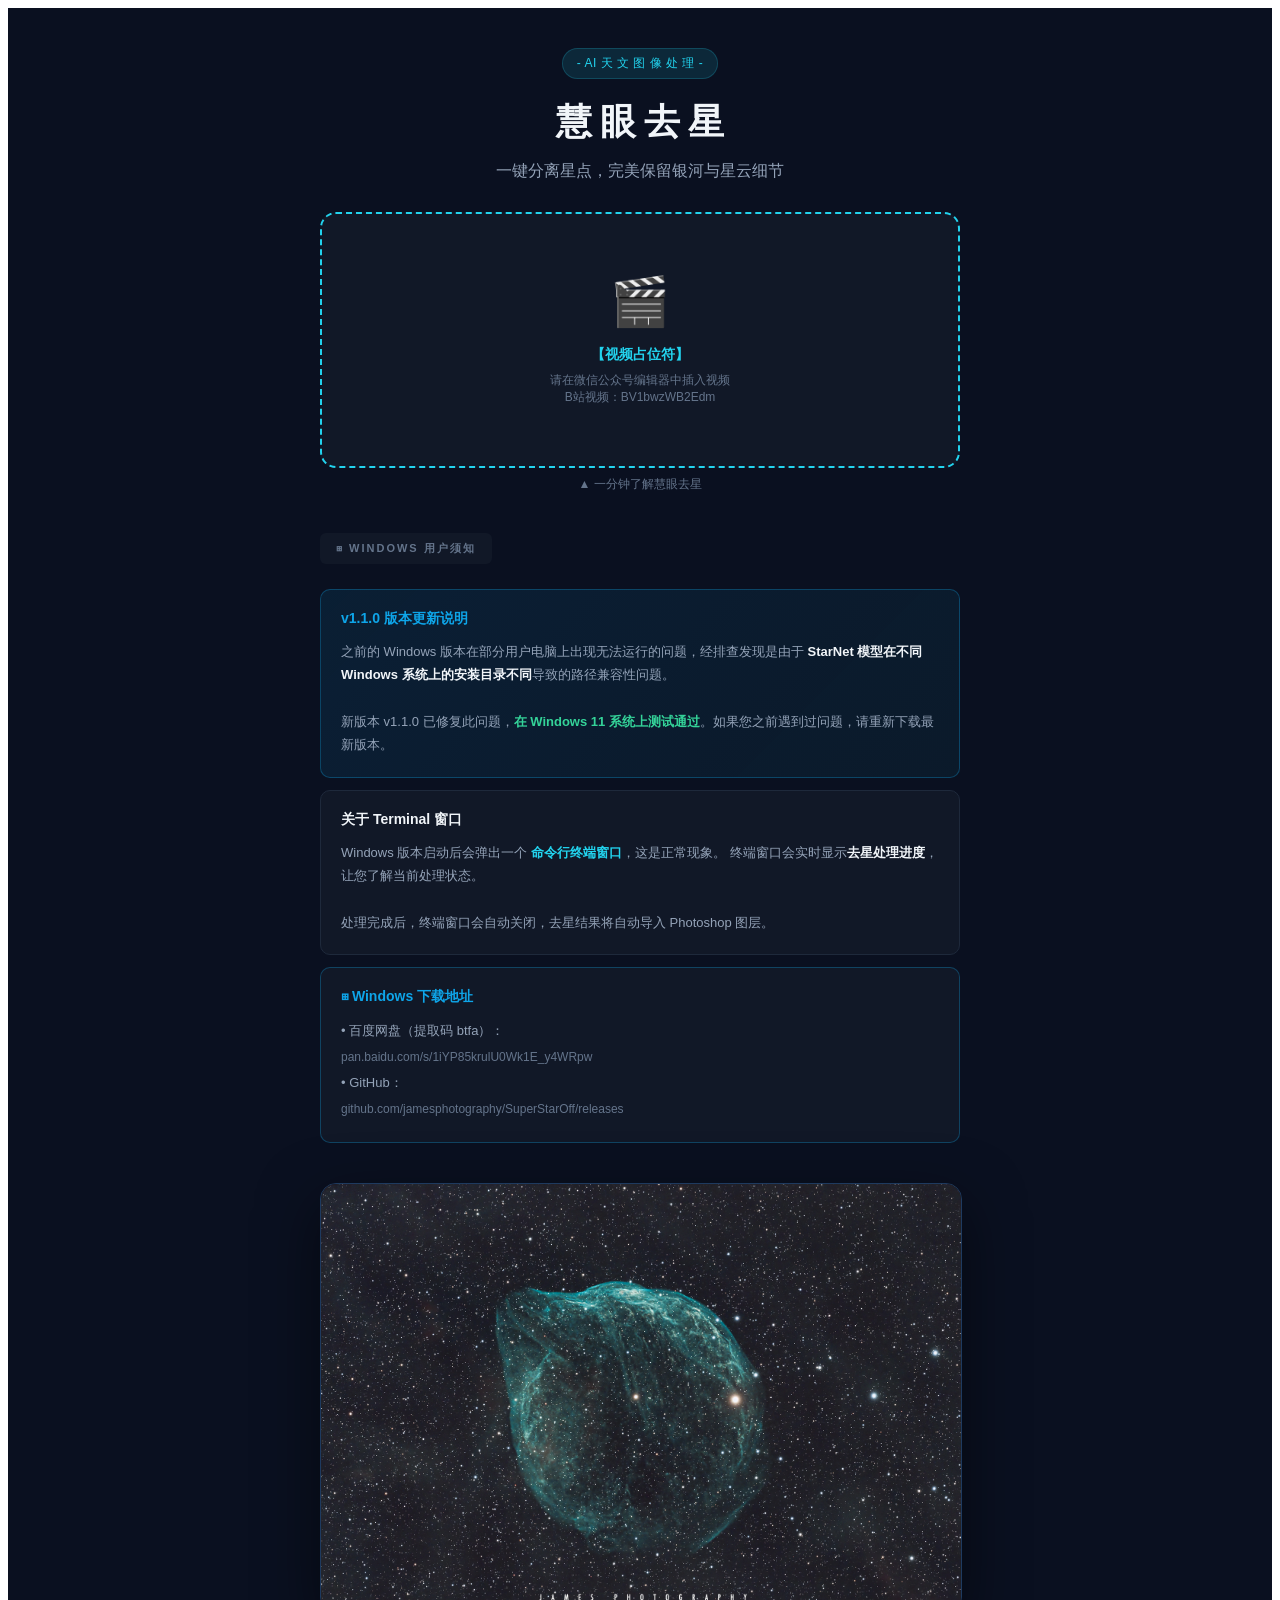
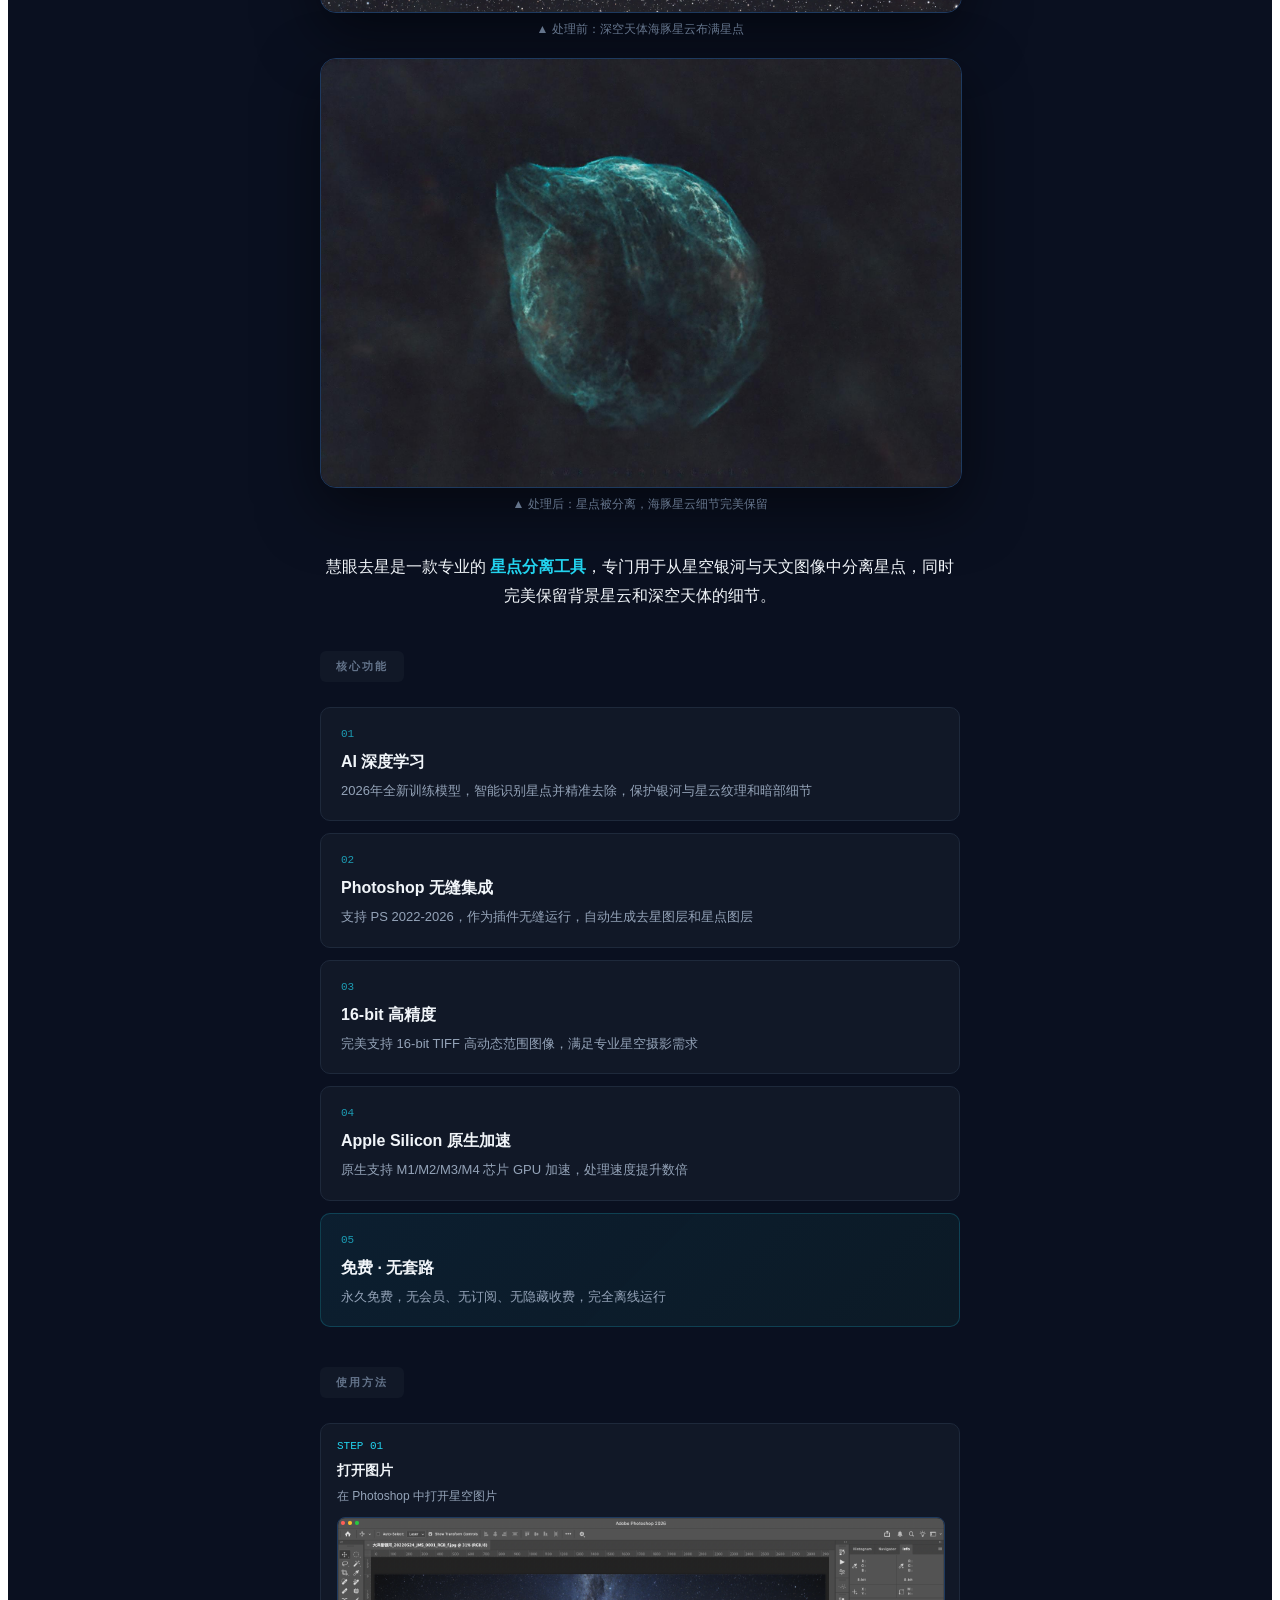
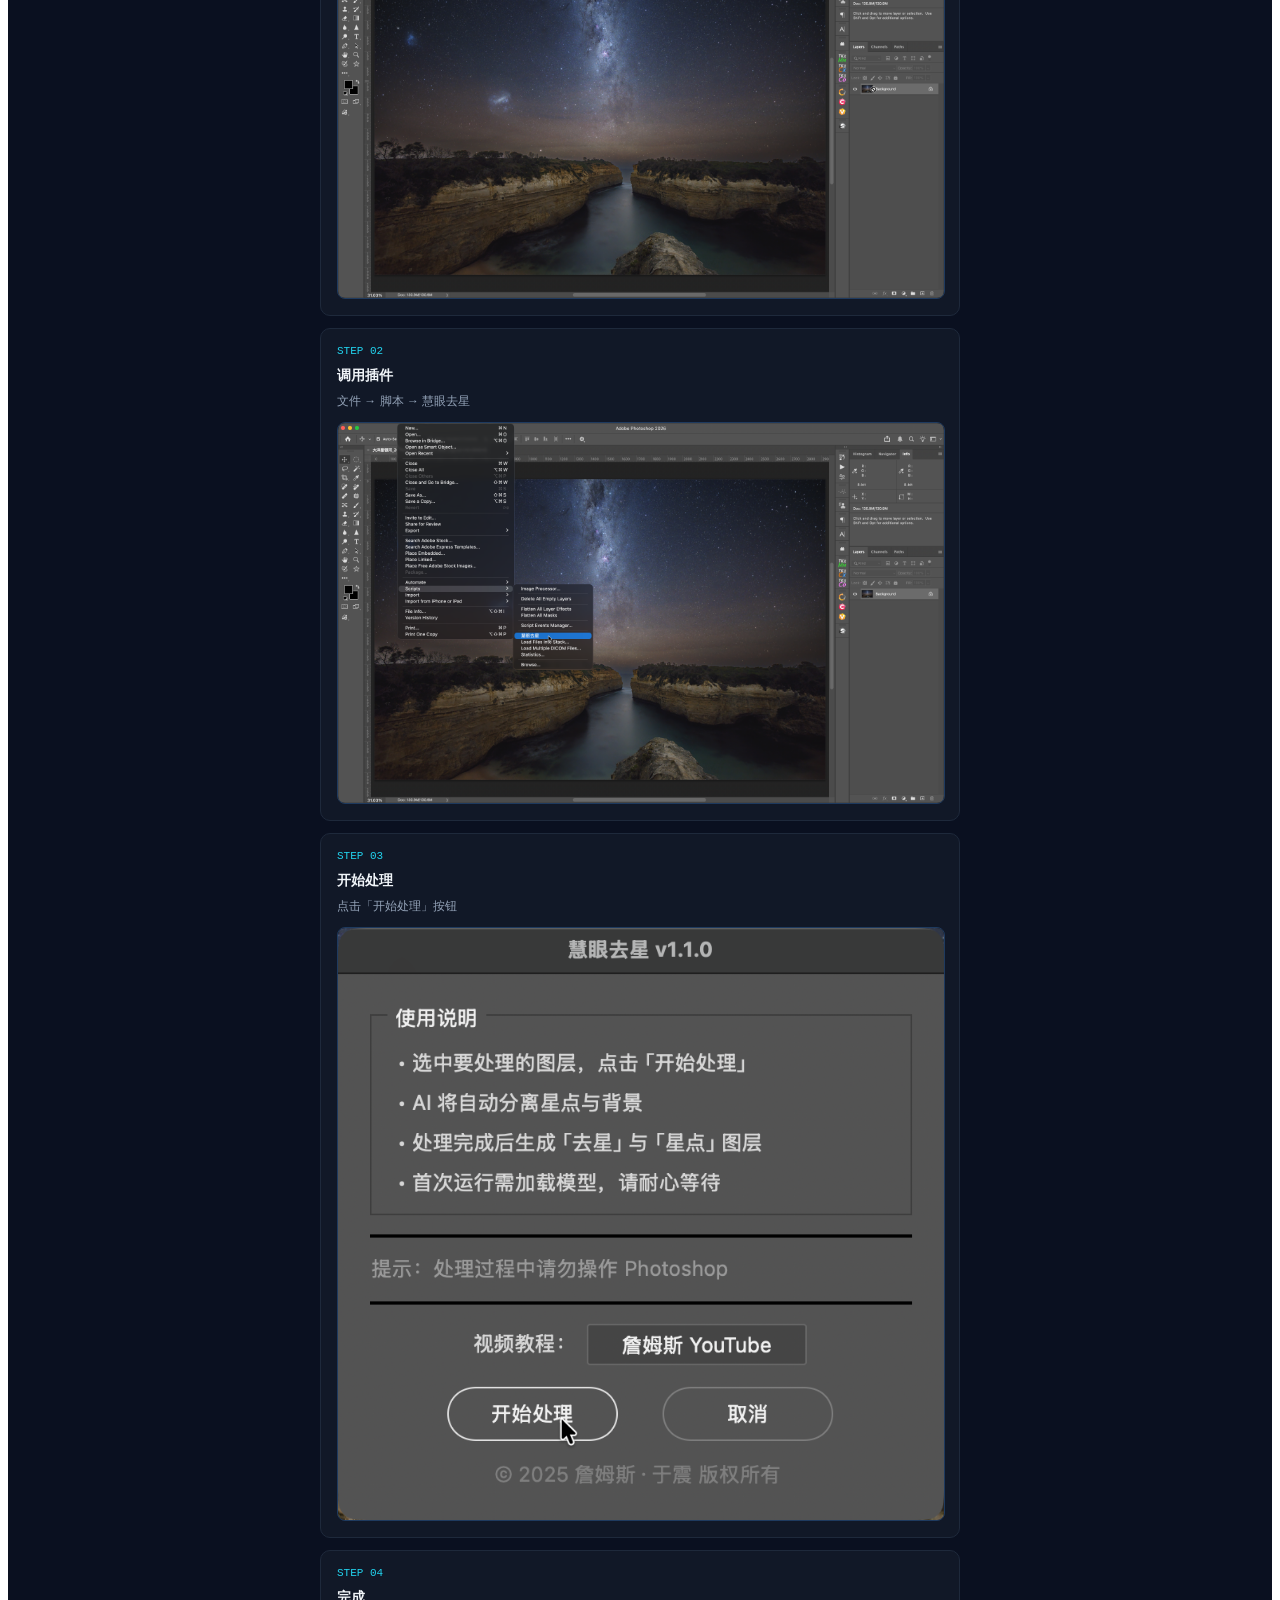
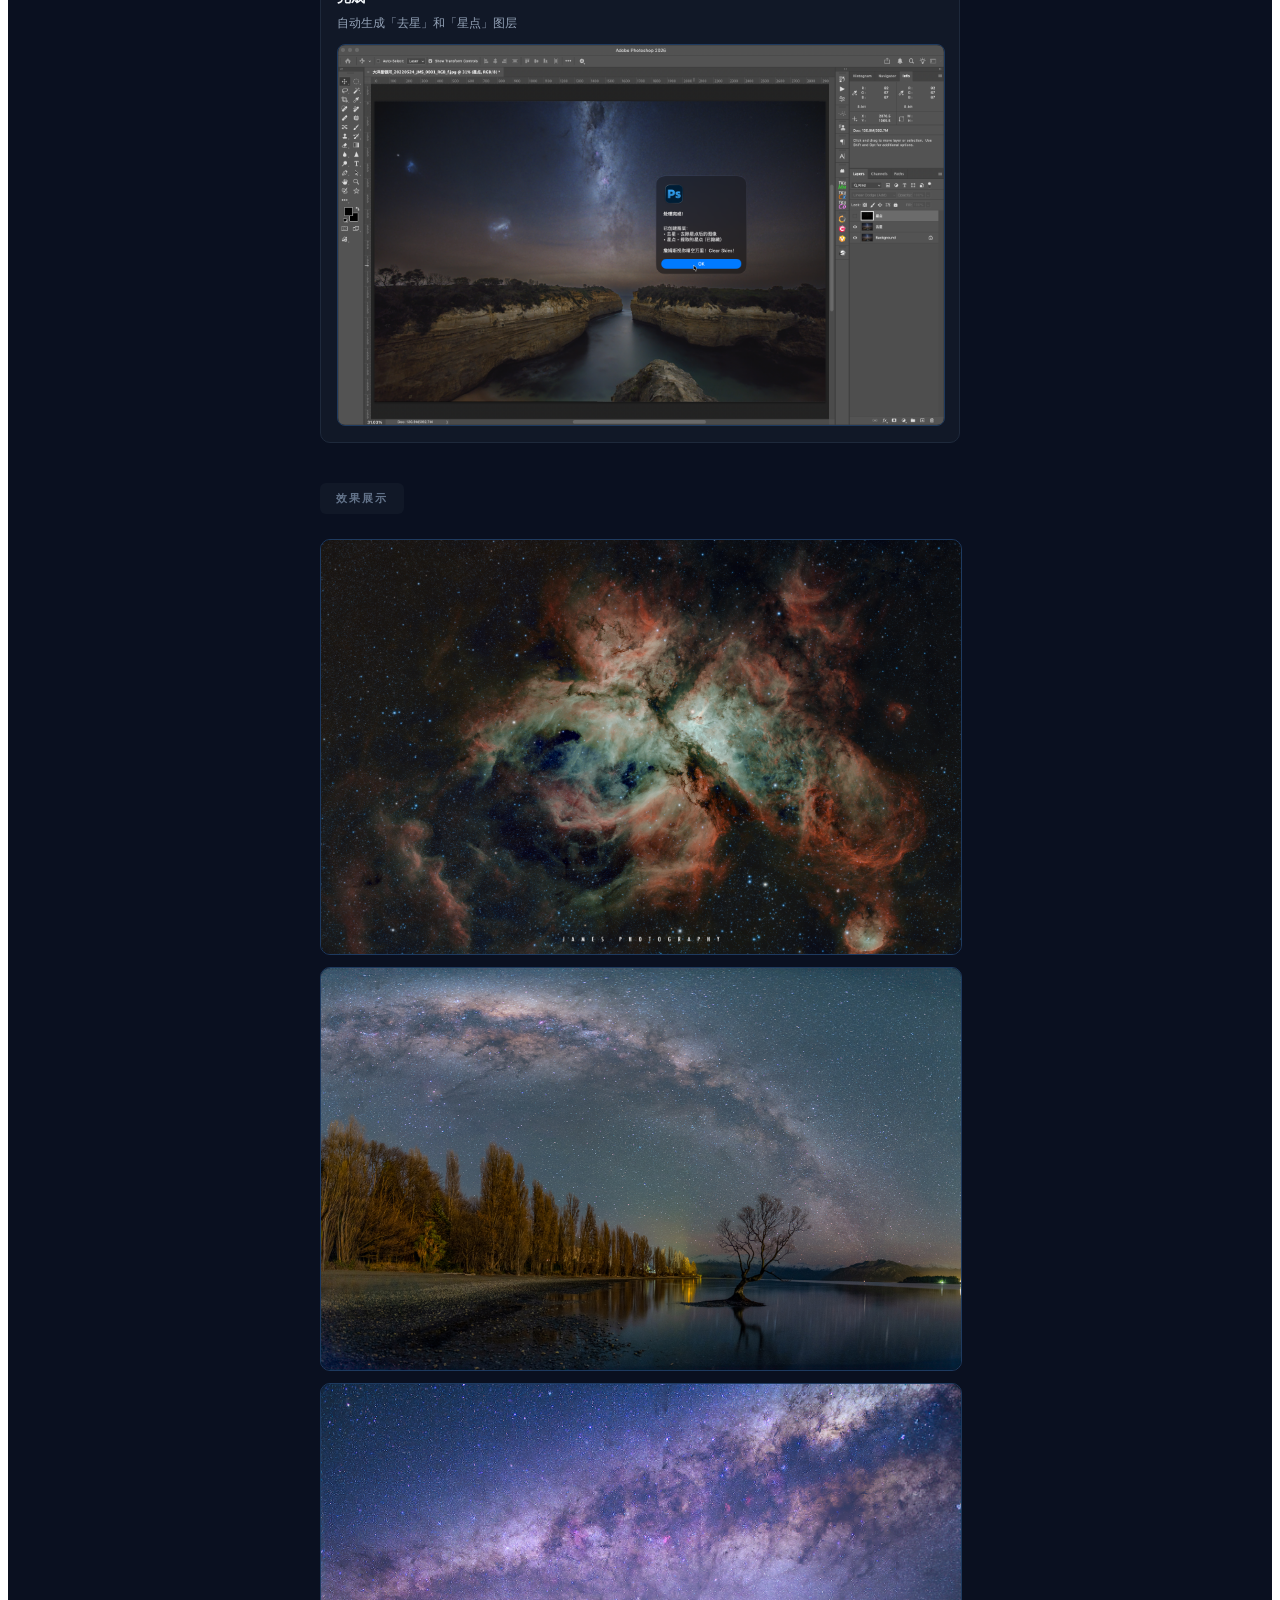
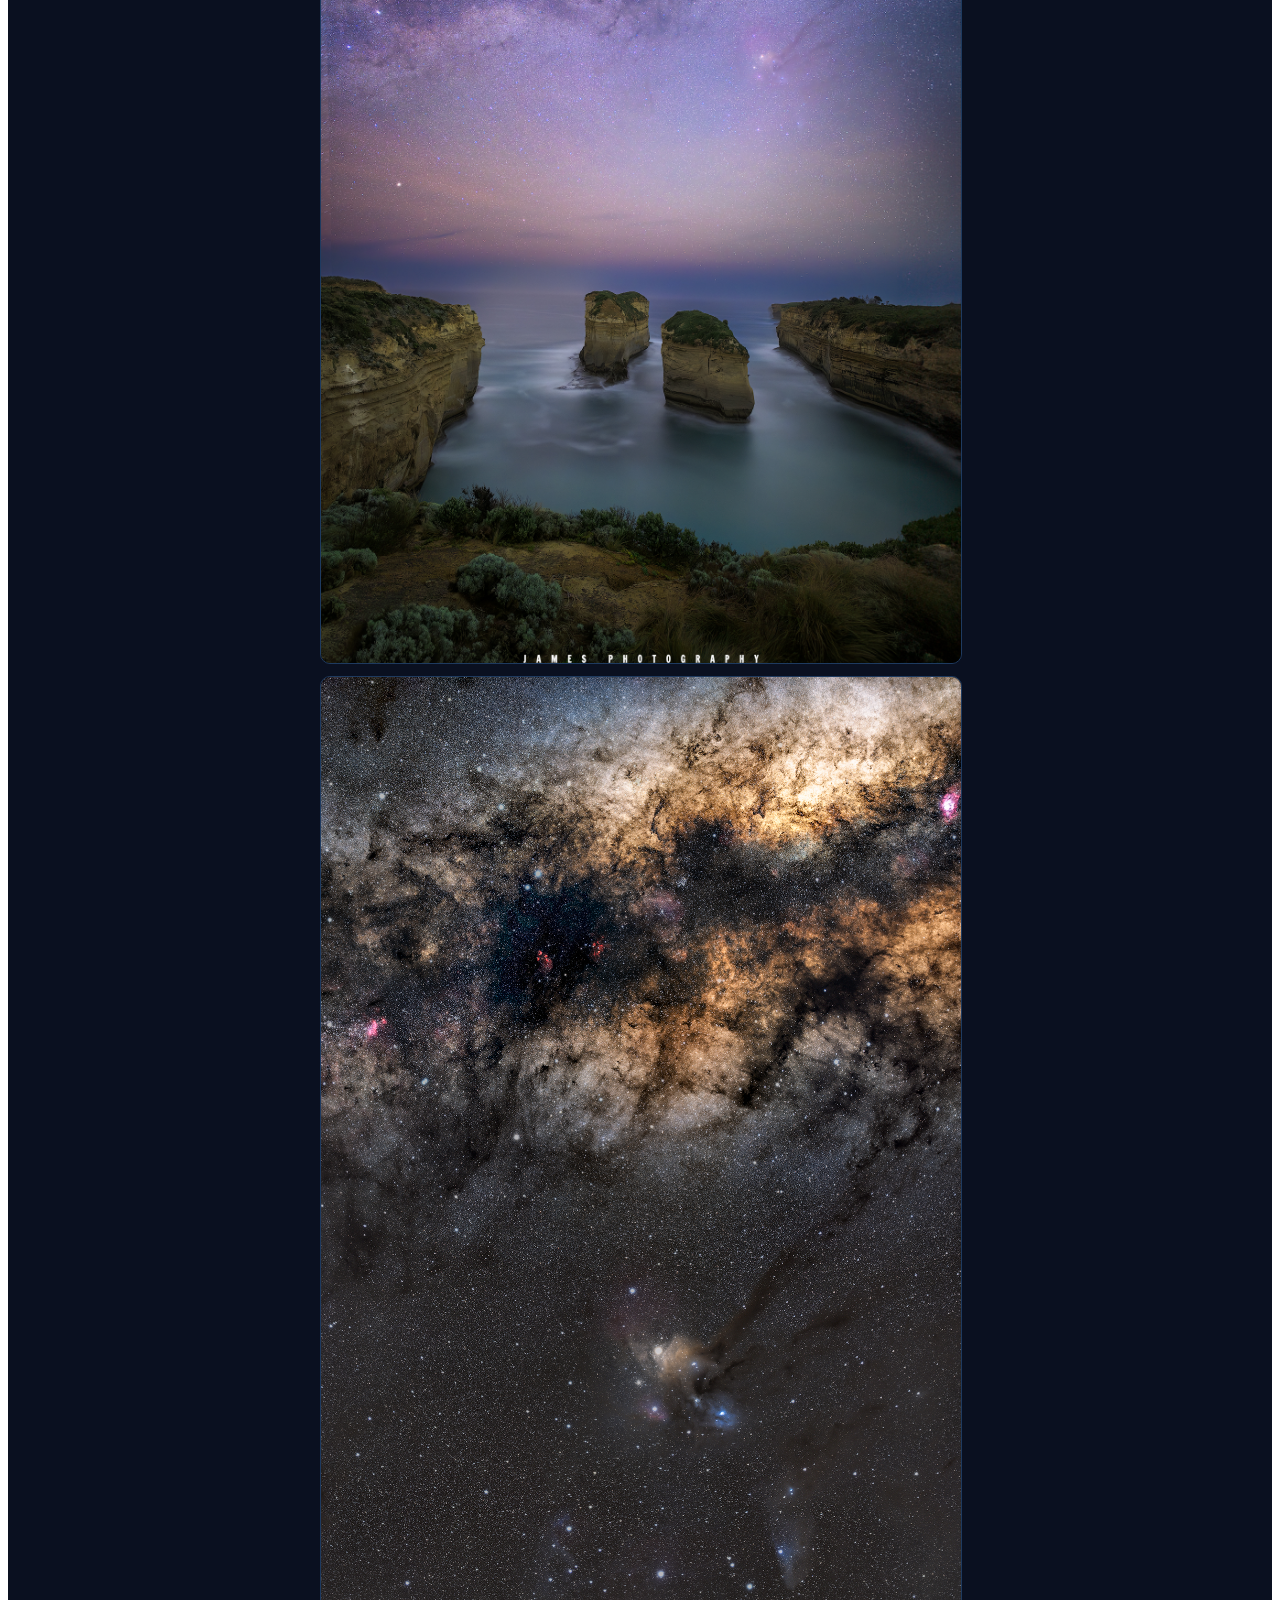
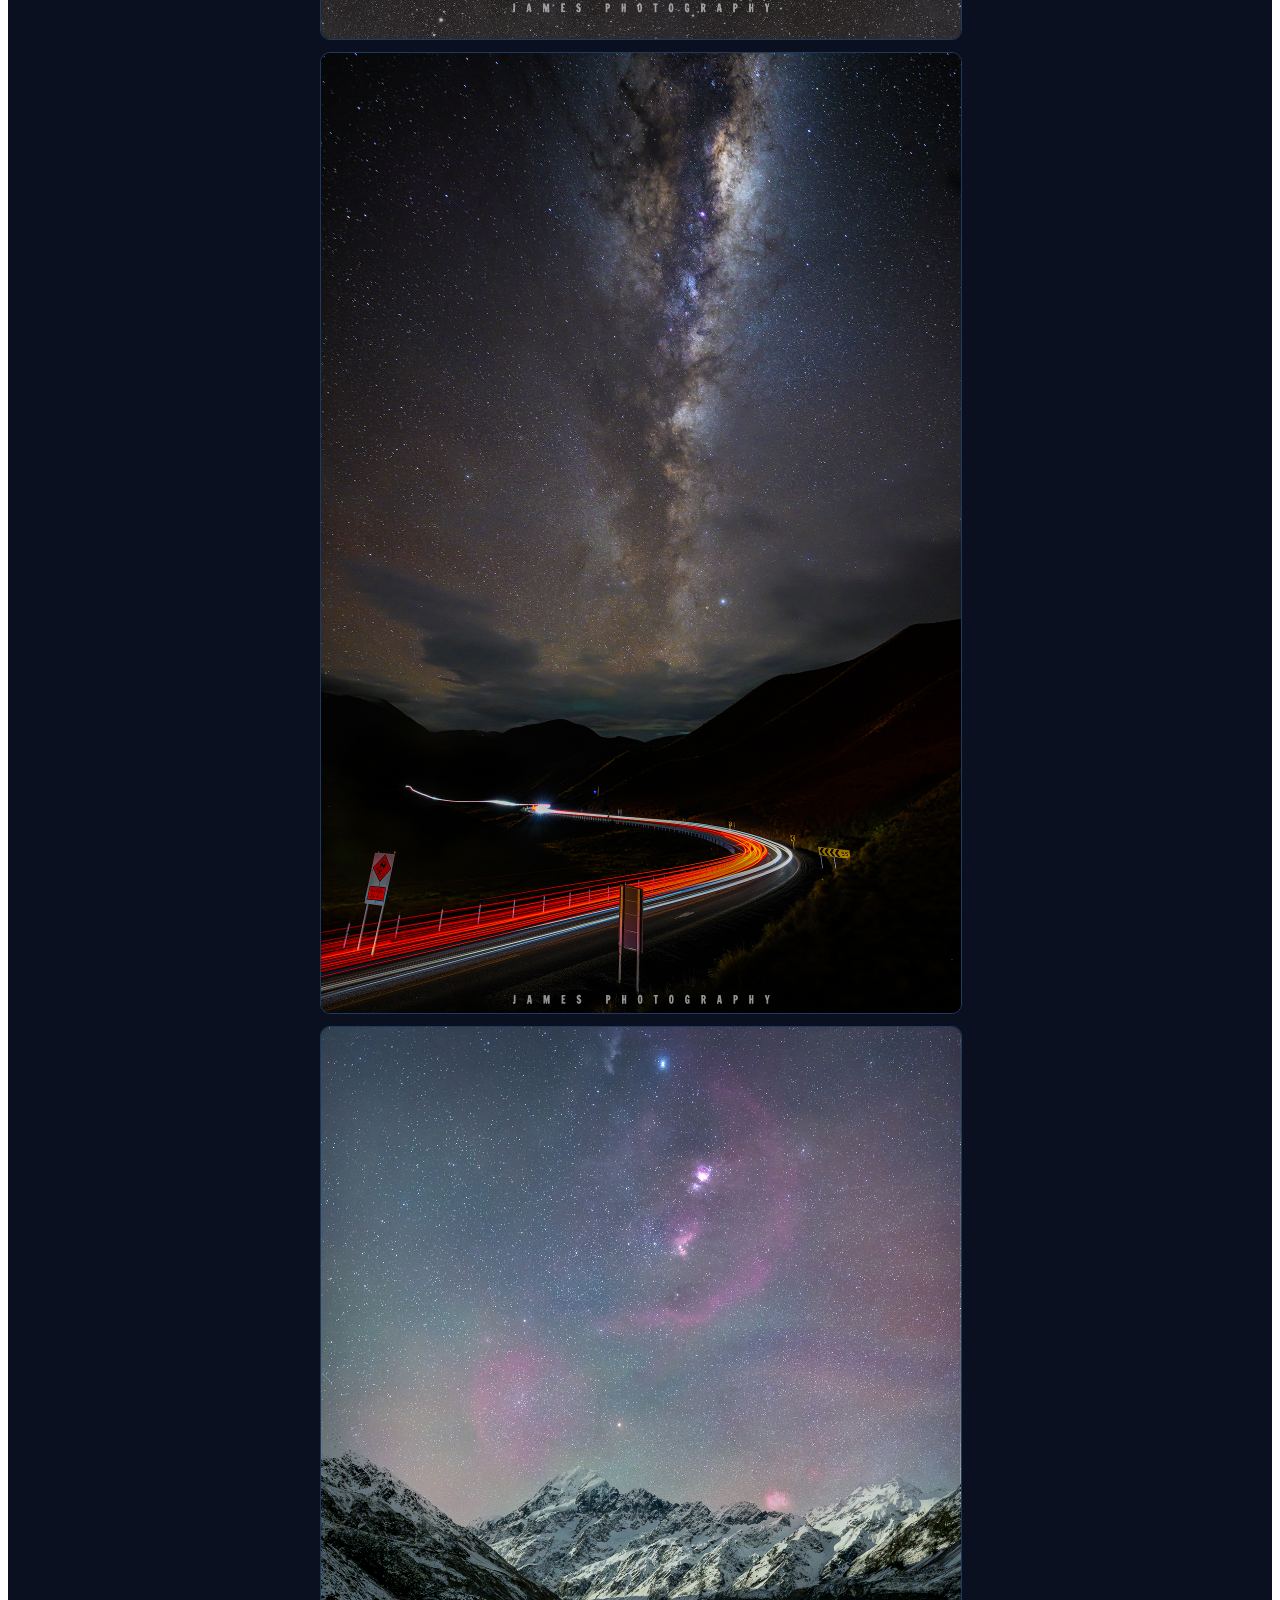
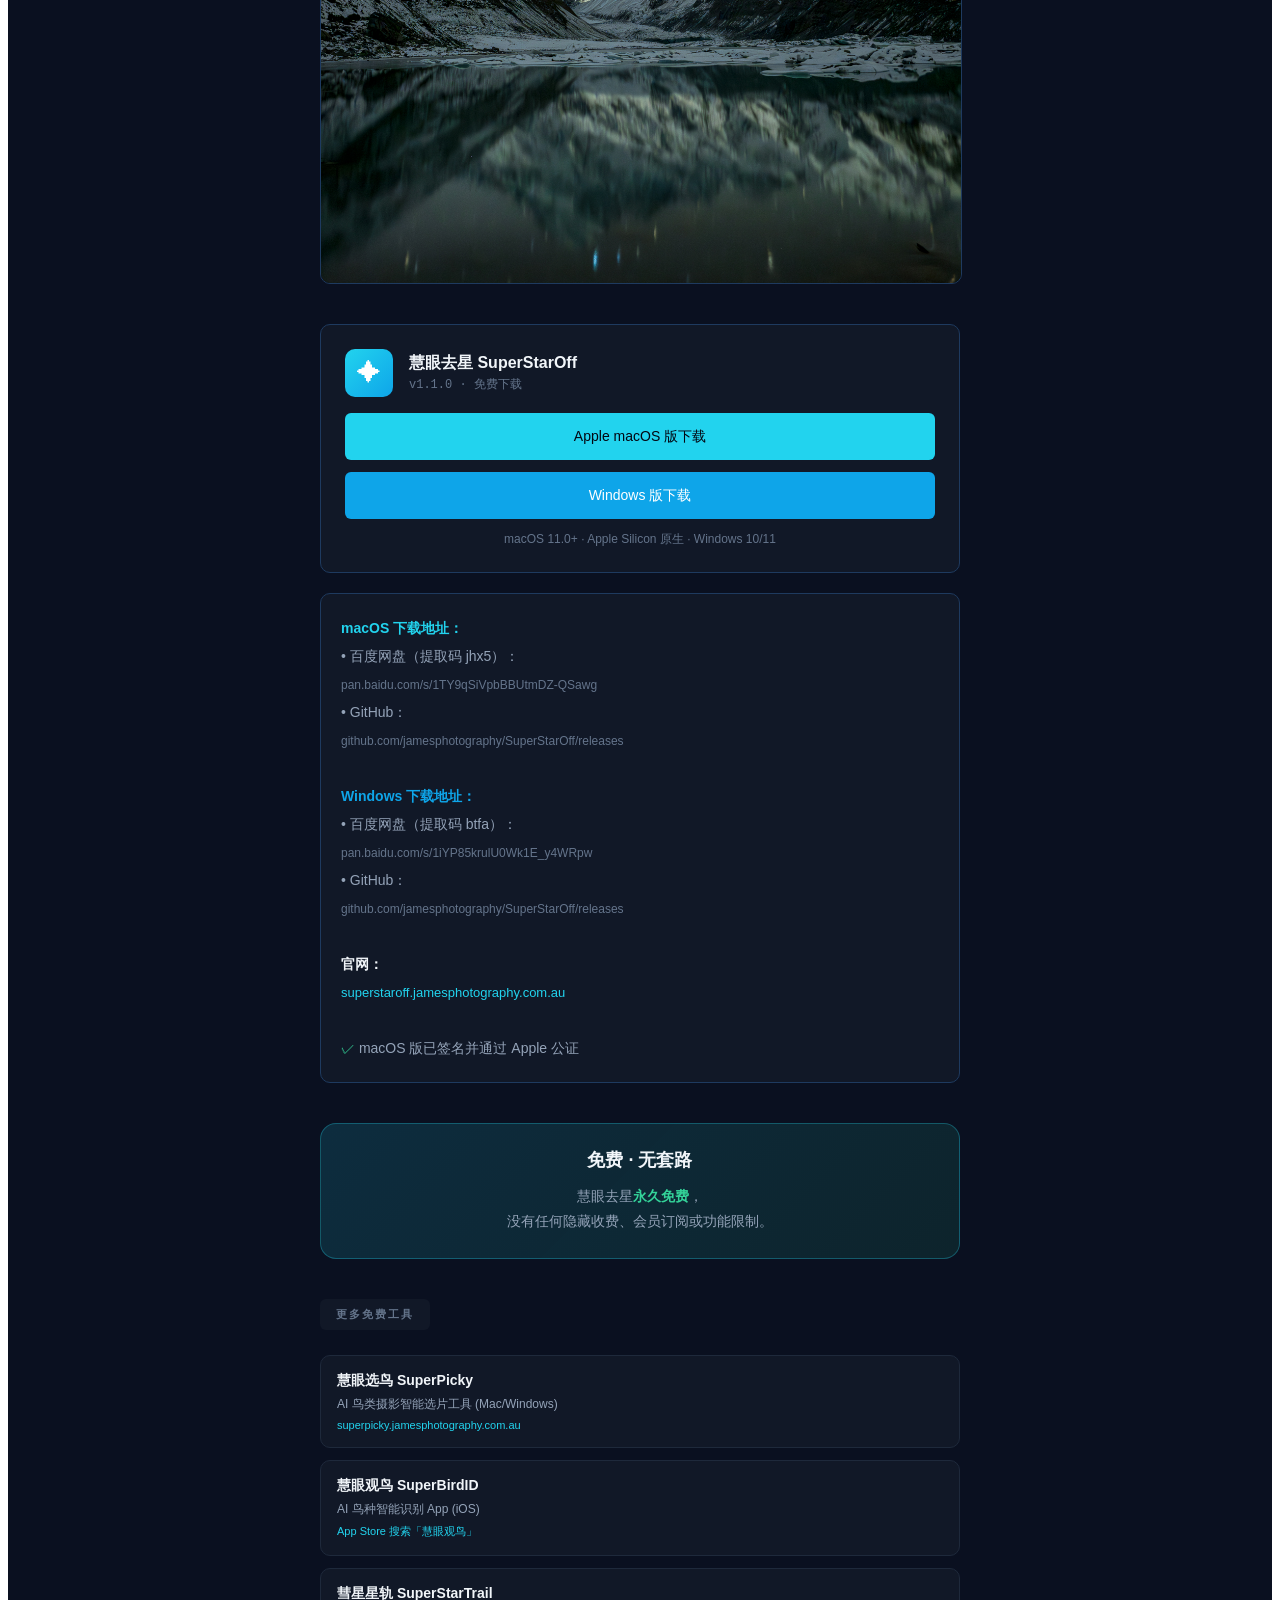
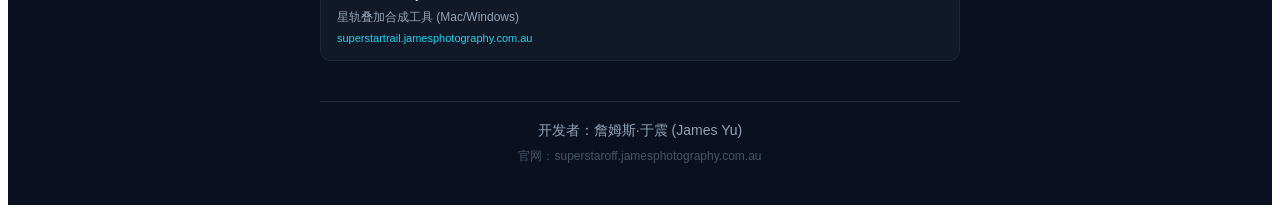
<file: docs/wechat/article.html>
<!DOCTYPE html>
<html lang="zh-CN">

<head>
    <meta charset="UTF-8">
    <title>慧眼去星 - 一键分离星点，完美保留星云细节 | AI 天文图像处理</title>
</head>

<body>
    <!-- 
        配色方案（与官网一致）：
        - 主色调: #22d3ee (cosmic cyan)
        - 背景: #0a1020 (deep space)
        - 卡片背景: #111827
        - 边框: #1e3a5f
        - 文字主色: #f1f5f9
        - 文字次级: #94a3b8
        - Windows蓝: #0ea5e9
    -->
    <section
        style="margin: 0; padding: 40px 20px; background-color: #0a1020; font-family: 'PingFang SC', 'Microsoft YaHei', -apple-system, sans-serif;">

        <!-- 头部标题 -->
        <section
            style="text-align: center; margin-bottom: 30px; max-width: 640px; margin-left: auto; margin-right: auto;">
            <span
                style="display: inline-block; padding: 6px 14px; background: rgba(34, 211, 238, 0.12); border: 1px solid rgba(34, 211, 238, 0.2); border-radius: 20px; font-size: 12px; color: #22d3ee; margin-bottom: 20px; letter-spacing: 0.5px;">
                - AI 天 文 图 像 处 理 -
            </span>
            <h1
                style="font-size: 36px; font-weight: 700; color: #f1f5f9; margin: 0 0 15px 0; line-height: 1.3; letter-spacing: -1px;">
                慧 眼 去 星
            </h1>
            <p style="font-size: 16px; color: #94a3b8; margin: 0;">
                一键分离星点，完美保留银河与星云细节
            </p>
        </section>

        <!-- ==================== 视频演示区域 ==================== -->
        <!-- 【占位符】请在微信编辑器中替换为视频组件 -->
        <section style="max-width: 640px; margin: 0 auto 40px auto; text-align: center;">
            <div
                style="background: #111827; border: 2px dashed #22d3ee; border-radius: 16px; padding: 60px 20px; margin-bottom: 8px;">
                <p style="font-size: 48px; margin: 0 0 16px 0;">🎬</p>
                <p style="font-size: 14px; color: #22d3ee; margin: 0 0 8px 0; font-weight: 600;">【视频占位符】</p>
                <p style="font-size: 12px; color: #64748b; margin: 0;">
                    请在微信公众号编辑器中插入视频<br />
                    B站视频：BV1bwzWB2Edm
                </p>
            </div>
            <p style="font-size: 12px; color: #64748b; margin: 0;">▲ 一分钟了解慧眼去星</p>
        </section>
        <!-- ==================== 视频演示区域结束 ==================== -->

        <!-- Windows 用户须知 -->
        <section style="max-width: 640px; margin: 0 auto 40px auto;">
            <span
                style="display: inline-block; font-size: 11px; font-weight: 600; text-transform: uppercase; letter-spacing: 2px; color: #64748b; padding: 8px 16px; background: #111827; border-radius: 6px; margin-bottom: 25px;">
                ⊞ Windows 用户须知
            </span>

            <!-- 版本更新说明 -->
            <div
                style="background: linear-gradient(135deg, rgba(14, 165, 233, 0.1), rgba(34, 211, 238, 0.05)); border: 1px solid rgba(14, 165, 233, 0.3); border-radius: 10px; padding: 20px; margin-bottom: 12px;">
                <h4 style="font-size: 14px; color: #0ea5e9; margin: 0 0 12px 0;">v1.1.0 版本更新说明</h4>
                <p style="font-size: 13px; color: #94a3b8; margin: 0; line-height: 1.8;">
                    之前的 Windows 版本在部分用户电脑上出现无法运行的问题，经排查发现是由于
                    <strong style="color: #f1f5f9;">StarNet 模型在不同 Windows 系统上的安装目录不同</strong>导致的路径兼容性问题。<br /><br />
                    新版本 v1.1.0 已修复此问题，<strong style="color: #34d399;">在 Windows 11 系统上测试通过</strong>。如果您之前遇到过问题，请重新下载最新版本。
                </p>
            </div>

            <!-- Terminal 弹窗说明 -->
            <div
                style="background: #111827; border: 1px solid #1e293b; border-radius: 10px; padding: 20px; margin-bottom: 12px;">
                <h4 style="font-size: 14px; color: #f1f5f9; margin: 0 0 12px 0;">关于 Terminal 窗口</h4>
                <p style="font-size: 13px; color: #94a3b8; margin: 0; line-height: 1.8;">
                    Windows 版本启动后会弹出一个 <strong style="color: #22d3ee;">命令行终端窗口</strong>，这是正常现象。
                    终端窗口会实时显示<strong style="color: #f1f5f9;">去星处理进度</strong>，让您了解当前处理状态。<br /><br />
                    处理完成后，终端窗口会自动关闭，去星结果将自动导入 Photoshop 图层。
                </p>
            </div>

            <!-- Windows 下载链接 -->
            <div
                style="background: #111827; border: 1px solid rgba(14, 165, 233, 0.3); border-radius: 10px; padding: 20px;">
                <h4 style="font-size: 14px; color: #0ea5e9; margin: 0 0 12px 0;">⊞ Windows 下载地址</h4>
                <p style="font-size: 13px; color: #94a3b8; margin: 0; line-height: 2;">
                    • 百度网盘（提取码 btfa）：<br />
                    <span style="font-size: 12px; color: #64748b;">pan.baidu.com/s/1iYP85krulU0Wk1E_y4WRpw</span><br />
                    • GitHub：<br />
                    <span style="font-size: 12px; color: #64748b;">github.com/jamesphotography/SuperStarOff/releases</span>
                </p>
            </div>
        </section>

        <!-- 主图区域 - 处理前后对比 -->
        <section style="margin: 0 auto 40px auto; max-width: 640px; text-align: center;">
            <img src="./images/example-before.jpg"
                style="width: 100%; border-radius: 16px; border: 1px solid #1e3a5f; box-shadow: 0 20px 60px rgba(0, 0, 0, 0.5); display: block; margin-bottom: 8px;" />
            <p style="font-size: 12px; color: #64748b; margin: 0 0 20px 0;">▲ 处理前：深空天体海豚星云布满星点</p>

            <img src="./images/example-after.jpg"
                style="width: 100%; border-radius: 16px; border: 1px solid #1e3a5f; box-shadow: 0 20px 60px rgba(0, 0, 0, 0.5); display: block; margin-bottom: 8px;" />
            <p style="font-size: 12px; color: #64748b; margin: 0;">▲ 处理后：星点被分离，海豚星云细节完美保留</p>
        </section>

        <!-- 产品介绍 -->
        <section style="max-width: 640px; margin: 0 auto 40px auto;">
            <p style="font-size: 16px; color: #f1f5f9; line-height: 1.8; margin: 0 0 20px 0; text-align: center;">
                慧眼去星是一款专业的 <strong style="color: #22d3ee;">星点分离工具</strong>，专门用于从星空银河与天文图像中分离星点，同时完美保留背景星云和深空天体的细节。
            </p>
        </section>

        <!-- 功能卡片区 -->
        <section style="max-width: 640px; margin: 0 auto 40px auto;">
            <span
                style="display: inline-block; font-size: 11px; font-weight: 600; text-transform: uppercase; letter-spacing: 2px; color: #64748b; padding: 8px 16px; background: #111827; border-radius: 6px; margin-bottom: 25px;">
                核心功能
            </span>

            <!-- 功能卡片 1 -->
            <div
                style="background: #111827; border: 1px solid #1e293b; border-radius: 10px; padding: 20px; margin-bottom: 12px;">
                <p
                    style="font-family: 'Space Mono', 'Menlo', monospace; font-size: 11px; color: #22d3ee; margin: 0 0 12px 0; opacity: 0.7;">
                    01</p>
                <h3 style="font-size: 16px; font-weight: 600; color: #f1f5f9; margin: 0 0 8px 0;">AI 深度学习</h3>
                <p style="font-size: 13px; color: #94a3b8; margin: 0; line-height: 1.5;">
                    2026年全新训练模型，智能识别星点并精准去除，保护银河与星云纹理和暗部细节</p>
            </div>

            <!-- 功能卡片 2 -->
            <div
                style="background: #111827; border: 1px solid #1e293b; border-radius: 10px; padding: 20px; margin-bottom: 12px;">
                <p
                    style="font-family: 'Space Mono', 'Menlo', monospace; font-size: 11px; color: #22d3ee; margin: 0 0 12px 0; opacity: 0.7;">
                    02</p>
                <h3 style="font-size: 16px; font-weight: 600; color: #f1f5f9; margin: 0 0 8px 0;">Photoshop 无缝集成</h3>
                <p style="font-size: 13px; color: #94a3b8; margin: 0; line-height: 1.5;">支持 PS
                    2022-2026，作为插件无缝运行，自动生成去星图层和星点图层</p>
            </div>

            <!-- 功能卡片 3 -->
            <div
                style="background: #111827; border: 1px solid #1e293b; border-radius: 10px; padding: 20px; margin-bottom: 12px;">
                <p
                    style="font-family: 'Space Mono', 'Menlo', monospace; font-size: 11px; color: #22d3ee; margin: 0 0 12px 0; opacity: 0.7;">
                    03</p>
                <h3 style="font-size: 16px; font-weight: 600; color: #f1f5f9; margin: 0 0 8px 0;">16-bit 高精度</h3>
                <p style="font-size: 13px; color: #94a3b8; margin: 0; line-height: 1.5;">完美支持 16-bit TIFF
                    高动态范围图像，满足专业星空摄影需求</p>
            </div>

            <!-- 功能卡片 4 -->
            <div
                style="background: #111827; border: 1px solid #1e293b; border-radius: 10px; padding: 20px; margin-bottom: 12px;">
                <p
                    style="font-family: 'Space Mono', 'Menlo', monospace; font-size: 11px; color: #22d3ee; margin: 0 0 12px 0; opacity: 0.7;">
                    04</p>
                <h3 style="font-size: 16px; font-weight: 600; color: #f1f5f9; margin: 0 0 8px 0;">Apple Silicon 原生加速
                </h3>
                <p style="font-size: 13px; color: #94a3b8; margin: 0; line-height: 1.5;">原生支持 M1/M2/M3/M4 芯片 GPU
                    加速，处理速度提升数倍</p>
            </div>

            <!-- 功能卡片 5 -->
            <div
                style="background: linear-gradient(135deg, rgba(34, 211, 238, 0.08), rgba(52, 211, 153, 0.05)); border: 1px solid rgba(34, 211, 238, 0.2); border-radius: 10px; padding: 20px; margin-bottom: 12px;">
                <p
                    style="font-family: 'Space Mono', 'Menlo', monospace; font-size: 11px; color: #22d3ee; margin: 0 0 12px 0; opacity: 0.7;">
                    05</p>
                <h3 style="font-size: 16px; font-weight: 600; color: #f1f5f9; margin: 0 0 8px 0;">免费 · 无套路</h3>
                <p style="font-size: 13px; color: #94a3b8; margin: 0; line-height: 1.5;">永久免费，无会员、无订阅、无隐藏收费，完全离线运行</p>
            </div>
        </section>

        <!-- 使用步骤 -->
        <section style="max-width: 640px; margin: 0 auto 40px auto;">
            <span
                style="display: inline-block; font-size: 11px; font-weight: 600; text-transform: uppercase; letter-spacing: 2px; color: #64748b; padding: 8px 16px; background: #111827; border-radius: 6px; margin-bottom: 25px;">
                使用方法
            </span>

            <!-- Step 1 -->
            <div
                style="background: #111827; border: 1px solid #1e293b; border-radius: 10px; padding: 16px; margin-bottom: 12px;">
                <p
                    style="font-family: 'Space Mono', 'Menlo', monospace; font-size: 11px; color: #22d3ee; margin: 0 0 10px 0;">
                    STEP 01</p>
                <h4 style="font-size: 14px; color: #f1f5f9; margin: 0 0 8px 0;">打开图片</h4>
                <p style="font-size: 12px; color: #94a3b8; margin: 0 0 12px 0;">在 Photoshop 中打开星空图片</p>
                <img src="./images/Step-1.png"
                    style="width: 100%; border-radius: 8px; border: 1px solid #1e3a5f; display: block;" />
            </div>

            <!-- Step 2 -->
            <div
                style="background: #111827; border: 1px solid #1e293b; border-radius: 10px; padding: 16px; margin-bottom: 12px;">
                <p
                    style="font-family: 'Space Mono', 'Menlo', monospace; font-size: 11px; color: #22d3ee; margin: 0 0 10px 0;">
                    STEP 02</p>
                <h4 style="font-size: 14px; color: #f1f5f9; margin: 0 0 8px 0;">调用插件</h4>
                <p style="font-size: 12px; color: #94a3b8; margin: 0 0 12px 0;">文件 → 脚本 → 慧眼去星</p>
                <img src="./images/Step-2.png"
                    style="width: 100%; border-radius: 8px; border: 1px solid #1e3a5f; display: block;" />
            </div>

            <!-- Step 3 -->
            <div
                style="background: #111827; border: 1px solid #1e293b; border-radius: 10px; padding: 16px; margin-bottom: 12px;">
                <p
                    style="font-family: 'Space Mono', 'Menlo', monospace; font-size: 11px; color: #22d3ee; margin: 0 0 10px 0;">
                    STEP 03</p>
                <h4 style="font-size: 14px; color: #f1f5f9; margin: 0 0 8px 0;">开始处理</h4>
                <p style="font-size: 12px; color: #94a3b8; margin: 0 0 12px 0;">点击「开始处理」按钮</p>
                <img src="./images/Step-3.png"
                    style="width: 100%; border-radius: 8px; border: 1px solid #1e3a5f; display: block;" />
            </div>

            <!-- Step 4 -->
            <div
                style="background: #111827; border: 1px solid #1e293b; border-radius: 10px; padding: 16px; margin-bottom: 12px;">
                <p
                    style="font-family: 'Space Mono', 'Menlo', monospace; font-size: 11px; color: #22d3ee; margin: 0 0 10px 0;">
                    STEP 04</p>
                <h4 style="font-size: 14px; color: #f1f5f9; margin: 0 0 8px 0;">完成</h4>
                <p style="font-size: 12px; color: #94a3b8; margin: 0 0 12px 0;">自动生成「去星」和「星点」图层</p>
                <img src="./images/Step-4.png"
                    style="width: 100%; border-radius: 8px; border: 1px solid #1e3a5f; display: block;" />
            </div>
        </section>

        <!-- 效果展示 -->
        <section style="max-width: 640px; margin: 0 auto 40px auto;">
            <span
                style="display: inline-block; font-size: 11px; font-weight: 600; text-transform: uppercase; letter-spacing: 2px; color: #64748b; padding: 8px 16px; background: #111827; border-radius: 6px; margin-bottom: 25px;">
                效果展示
            </span>

            <img src="./images/example-1.jpg"
                style="width: 100%; border-radius: 10px; border: 1px solid #1e3a5f; display: block; margin-bottom: 12px;" />
            <img src="./images/example-2.jpg"
                style="width: 100%; border-radius: 10px; border: 1px solid #1e3a5f; display: block; margin-bottom: 12px;" />
            <img src="./images/example-3.jpg"
                style="width: 100%; border-radius: 10px; border: 1px solid #1e3a5f; display: block; margin-bottom: 12px;" />
            <img src="./images/example-4.jpg"
                style="width: 100%; border-radius: 10px; border: 1px solid #1e3a5f; display: block; margin-bottom: 12px;" />
            <img src="./images/example-5.jpg"
                style="width: 100%; border-radius: 10px; border: 1px solid #1e3a5f; display: block; margin-bottom: 12px;" />
            <img src="./images/example-8.jpg"
                style="width: 100%; border-radius: 10px; border: 1px solid #1e3a5f; display: block; margin-bottom: 12px;" />
        </section>

        <!-- 下载区块 -->
        <section style="max-width: 640px; margin: 0 auto 20px auto;">
            <div style="background: #111827; border: 1px solid #1e3a5f; border-radius: 10px; padding: 24px;">
                <div style="display: flex; align-items: center; margin-bottom: 16px;">
                    <div
                        style="width: 48px; height: 48px; background: linear-gradient(135deg, #22d3ee, #0ea5e9); border-radius: 10px; margin-right: 16px; display: flex; align-items: center; justify-content: center;">
                        <span style="font-size: 24px; color: #ffffff;">✦</span>
                    </div>
                    <div>
                        <h3 style="font-size: 16px; font-weight: 600; color: #f1f5f9; margin: 0 0 2px 0;">慧眼去星
                            SuperStarOff</h3>
                        <p style="font-size: 12px; color: #64748b; margin: 0; font-family: 'Space Mono', monospace;">
                            v1.1.0 · 免费下载</p>
                    </div>
                </div>
                <div
                    style="background: #22d3ee; border-radius: 6px; padding: 14px 28px; text-align: center; margin-bottom: 12px;">
                    <span style="font-size: 14px; font-weight: 500; color: #030712;"> Apple macOS 版下载</span>
                </div>
                <div
                    style="background: #0ea5e9; border-radius: 6px; padding: 14px 28px; text-align: center; margin-bottom: 12px;">
                    <span style="font-size: 14px; font-weight: 500; color: #ffffff;"> Windows 版下载</span>
                </div>
                <p style="font-size: 12px; color: #64748b; text-align: center; margin: 0;">
                    macOS 11.0+ · Apple Silicon 原生 · Windows 10/11
                </p>
            </div>
        </section>

        <!-- 下载链接说明 -->
        <section style="max-width: 640px; margin: 0 auto 40px auto;">
            <div style="background: #111827; border: 1px solid #1e3a5f; border-radius: 10px; padding: 20px;">
                <p style="font-size: 14px; color: #94a3b8; line-height: 2; margin: 0;">
                    <strong style="color: #22d3ee;">macOS 下载地址：</strong><br />
                    • 百度网盘（提取码 jhx5）：<br />
                    <span style="font-size: 12px; color: #64748b;">pan.baidu.com/s/1TY9qSiVpbBBUtmDZ-QSawg</span><br />
                    • GitHub：<br />
                    <span
                        style="font-size: 12px; color: #64748b;">github.com/jamesphotography/SuperStarOff/releases</span><br /><br />
                    <strong style="color: #0ea5e9;">Windows 下载地址：</strong><br />
                    • 百度网盘（提取码 btfa）：<br />
                    <span style="font-size: 12px; color: #64748b;">pan.baidu.com/s/1iYP85krulU0Wk1E_y4WRpw</span><br />
                    • GitHub：<br />
                    <span
                        style="font-size: 12px; color: #64748b;">github.com/jamesphotography/SuperStarOff/releases</span><br /><br />
                    <strong style="color: #f1f5f9;">官网：</strong><br />
                    <span style="font-size: 13px; color: #22d3ee;">superstaroff.jamesphotography.com.au</span><br /><br />
                    <span style="color: #34d399;">✓</span> macOS 版已签名并通过 Apple 公证
                </p>
            </div>
        </section>

        <!-- 免费声明 -->
        <section style="max-width: 640px; margin: 0 auto 40px auto;">
            <div
                style="background: linear-gradient(135deg, rgba(34, 211, 238, 0.15), rgba(52, 211, 153, 0.1)); border: 1px solid rgba(34, 211, 238, 0.3); border-radius: 16px; padding: 24px; text-align: center;">
                <h3 style="font-size: 18px; font-weight: 600; color: #f1f5f9; margin: 0 0 12px 0;">
                    免费 · 无套路
                </h3>
                <p style="font-size: 14px; color: #94a3b8; margin: 0; line-height: 1.8;">
                    慧眼去星<strong style="color: #34d399;">永久免费</strong>，<br />
                    没有任何隐藏收费、会员订阅或功能限制。
                </p>
            </div>
        </section>

    <!-- 更多工具 -->
    <section style="max-width: 640px; margin: 0 auto 40px auto;">
        <span
            style="display: inline-block; font-size: 11px; font-weight: 600; text-transform: uppercase; letter-spacing: 2px; color: #64748b; padding: 8px 16px; background: #111827; border-radius: 6px; margin-bottom: 25px;">
            更多免费工具
        </span>

        <!-- 慧眼选鸟 -->
        <div
            style="background: #111827; border: 1px solid #1e293b; border-radius: 10px; padding: 16px; margin-bottom: 12px;">
            <h4 style="font-size: 14px; color: #f1f5f9; margin: 0 0 6px 0;">慧眼选鸟 SuperPicky</h4>
            <p style="font-size: 12px; color: #94a3b8; margin: 0 0 6px 0;">AI 鸟类摄影智能选片工具 (Mac/Windows)</p>
            <p style="font-size: 11px; color: #22d3ee; margin: 0;">superpicky.jamesphotography.com.au</p>
        </div>
        <!-- 慧眼观鸟 -->
        <div
            style="background: #111827; border: 1px solid #1e293b; border-radius: 10px; padding: 16px; margin-bottom: 12px;">
            <h4 style="font-size: 14px; color: #f1f5f9; margin: 0 0 6px 0;">慧眼观鸟 SuperBirdID</h4>
            <p style="font-size: 12px; color: #94a3b8; margin: 0 0 6px 0;">AI 鸟种智能识别 App (iOS)</p>
            <p style="font-size: 11px; color: #22d3ee; margin: 0;">App Store 搜索「慧眼观鸟」</p>
        </div>
        <!-- 彗星星轨 -->
        <div
            style="background: #111827; border: 1px solid #1e293b; border-radius: 10px; padding: 16px; margin-bottom: 12px;">
            <h4 style="font-size: 14px; color: #f1f5f9; margin: 0 0 6px 0;">彗星星轨 SuperStarTrail</h4>
            <p style="font-size: 12px; color: #94a3b8; margin: 0 0 6px 0;">星轨叠加合成工具 (Mac/Windows)</p>
            <p style="font-size: 11px; color: #22d3ee; margin: 0;">superstartrail.jamesphotography.com.au</p>
        </div>
    </section>

    <!-- 页脚 -->
    <section
        style="text-align: center; padding-top: 20px; border-top: 1px solid #1e293b; max-width: 640px; margin: 0 auto;">
        <p style="font-size: 14px; color: #94a3b8; margin: 0 0 8px 0;">
            开发者：詹姆斯·于震 (James Yu)
        </p>
        <p style="font-size: 12px; color: #475569; margin: 0;">
            官网：superstaroff.jamesphotography.com.au
        </p>
    </section>

    </section>
</body>

</html>
</file>
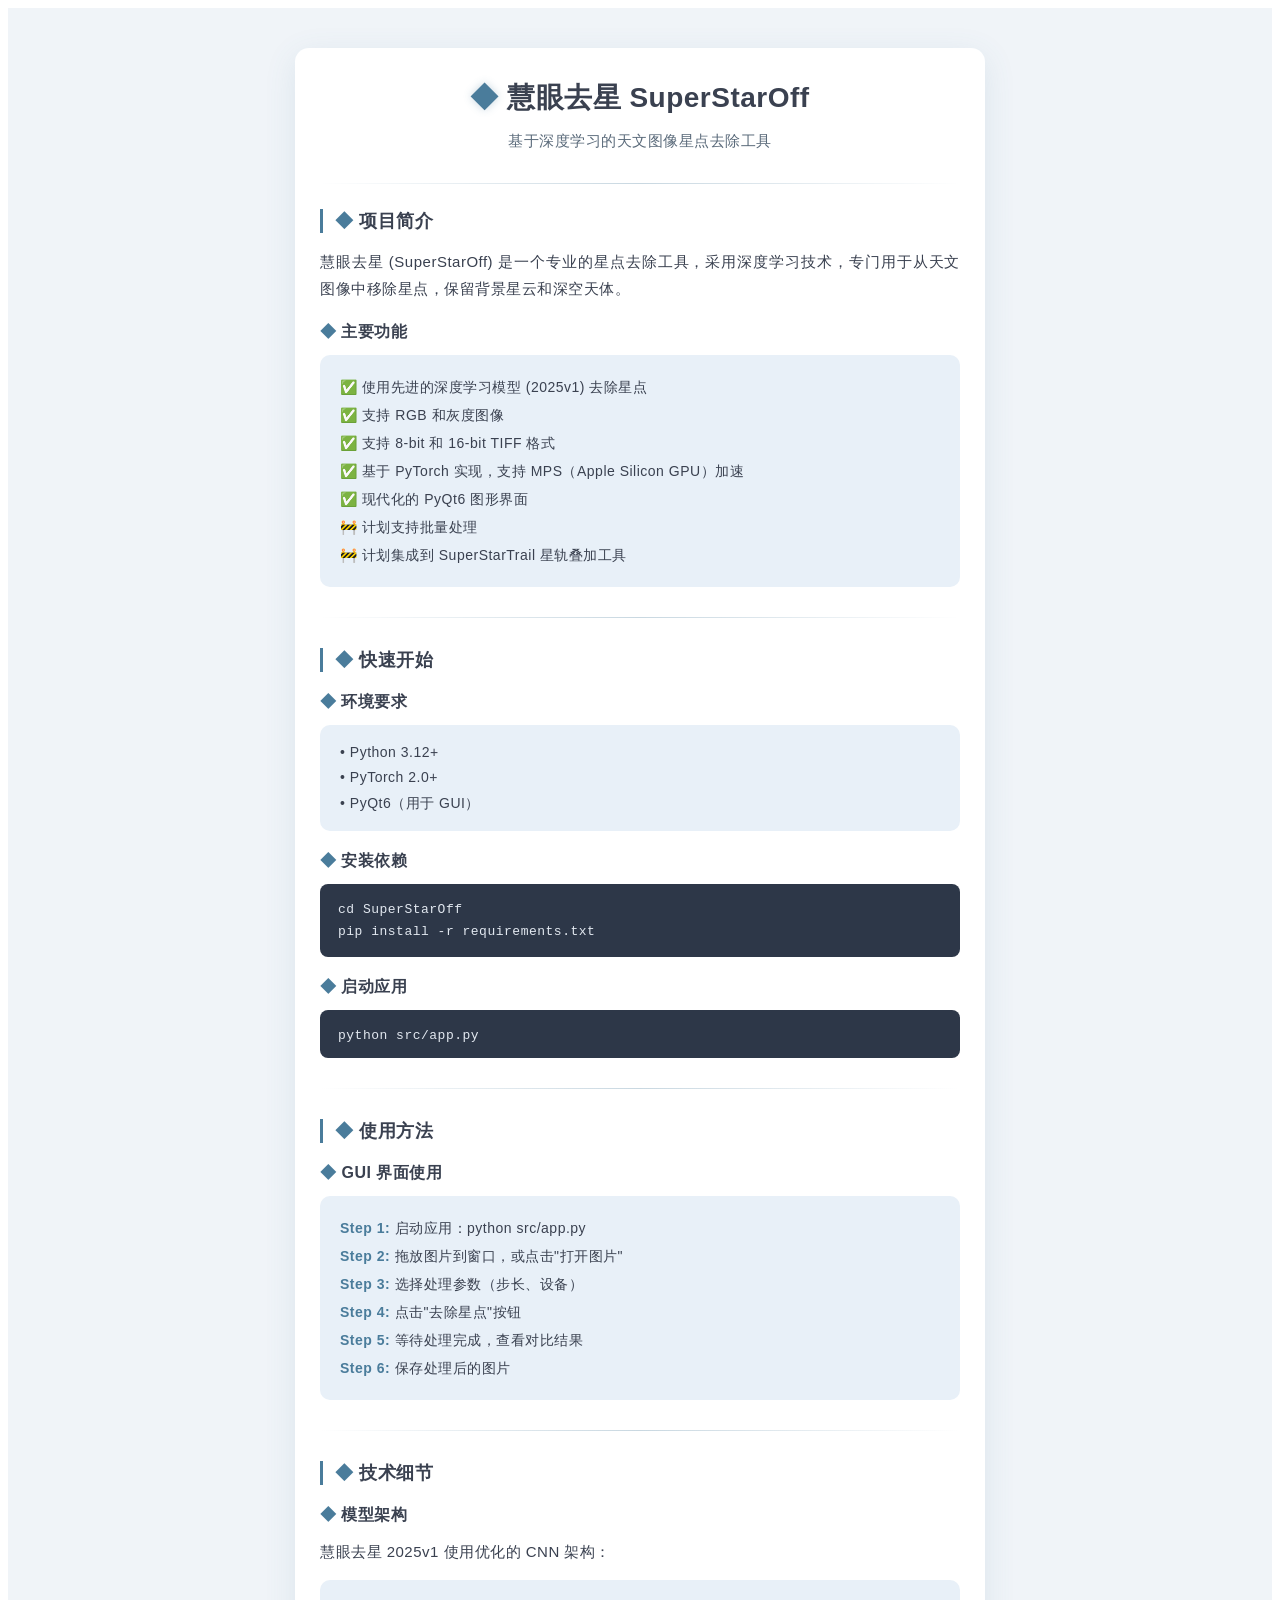
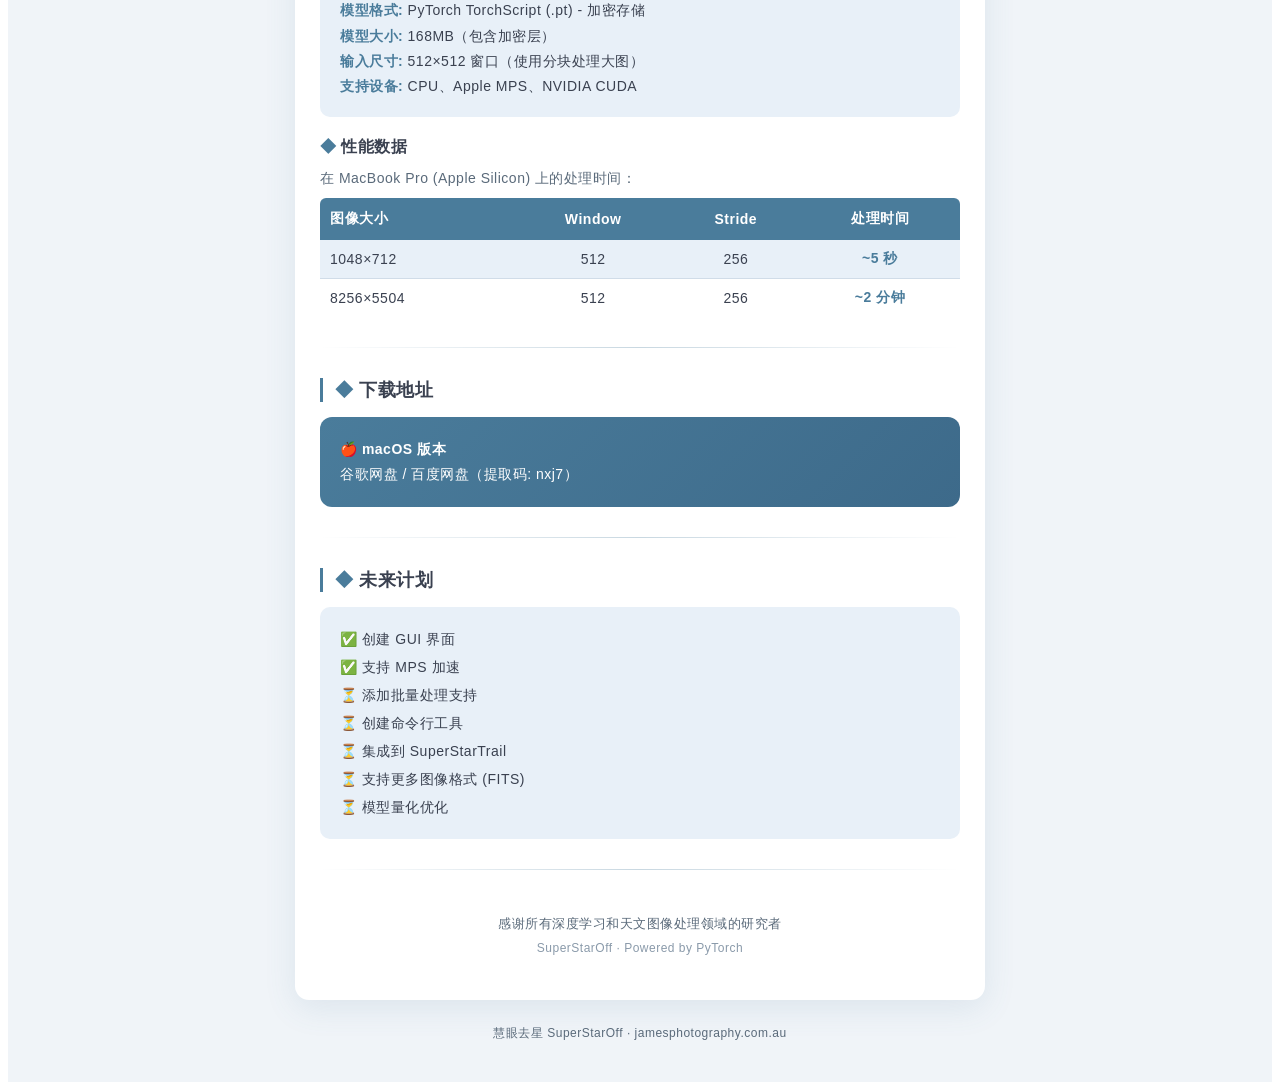
<file: docs/wechat/readme_article.html>
<!DOCTYPE html>
<html lang="zh-CN">

<head>
    <meta charset="UTF-8">
    <title>慧眼去星 SuperStarOff - 基于深度学习的天文图像星点去除工具</title>
</head>

<body>
    <div
        style="background-color: #f0f4f8; padding: 40px 10px; letter-spacing: 0.5px; font-family: -apple-system, BlinkMacSystemFont, 'Segoe UI', Roboto, 'PingFang SC', 'Microsoft YaHei', sans-serif;">

        <!-- 主内容卡片 -->
        <section
            style="max-width: 640px; margin: 0 auto; padding: 30px 25px; background: #ffffff; border-radius: 14px; box-shadow: 0 8px 32px rgba(74, 124, 155, 0.12);">

            <!-- 标题区 -->
            <div style="text-align: center; margin-bottom: 30px;">
                <h1 style="font-size: 28px; font-weight: 700; color: #3a4150; margin: 0 0 12px 0; line-height: 1.4;">
                    <span style="color: #4a7c9b; text-shadow: 0 0 8px rgba(74, 124, 155, 0.3);">◆</span>
                    <span style="color: #4a7c9b;"> </span>
                    慧眼去星 SuperStarOff
                </h1>
                <p style="font-size: 15px; color: #5a6a7a; margin: 0; line-height: 1.6;">
                    基于深度学习的天文图像星点去除工具
                </p>
            </div>

            <!-- 分隔线 -->
            <div
                style="height: 1px; background: linear-gradient(90deg, transparent, #4a7c9b, transparent); margin: 25px 0; opacity: 0.3;">
            </div>

            <!-- 项目简介 -->
            <h2
                style="font-size: 18px; font-weight: 600; color: #3a4150; margin: 25px 0 15px 0; padding-left: 12px; border-left: 3px solid #4a7c9b;">
                <span style="color: #4a7c9b;">◆</span> 项目简介
            </h2>
            <p style="font-size: 15px; line-height: 1.8; color: #3a4150; margin: 0 0 20px 0; text-align: justify;">
                慧眼去星 (SuperStarOff) 是一个专业的星点去除工具，采用深度学习技术，专门用于从天文图像中移除星点，保留背景星云和深空天体。
            </p>

            <!-- 主要功能 -->
            <h3 style="font-size: 16px; font-weight: 600; color: #3a4150; margin: 20px 0 12px 0;">
                <span style="color: #4a7c9b;">◆</span> 主要功能
            </h3>
            <div style="background: #e8f0f8; border-radius: 10px; padding: 18px 20px; margin: 0 0 20px 0;">
                <p style="font-size: 14px; line-height: 2; color: #3a4150; margin: 0;">
                    ✅ 使用先进的深度学习模型 (2025v1) 去除星点<br>
                    ✅ 支持 RGB 和灰度图像<br>
                    ✅ 支持 8-bit 和 16-bit TIFF 格式<br>
                    ✅ 基于 PyTorch 实现，支持 MPS（Apple Silicon GPU）加速<br>
                    ✅ 现代化的 PyQt6 图形界面<br>
                    🚧 计划支持批量处理<br>
                    🚧 计划集成到 SuperStarTrail 星轨叠加工具
                </p>
            </div>

            <!-- 分隔线 -->
            <div
                style="height: 1px; background: linear-gradient(90deg, transparent, #4a7c9b, transparent); margin: 30px 0; opacity: 0.3;">
            </div>

            <!-- 快速开始 -->
            <h2
                style="font-size: 18px; font-weight: 600; color: #3a4150; margin: 25px 0 15px 0; padding-left: 12px; border-left: 3px solid #4a7c9b;">
                <span style="color: #4a7c9b;">◆</span> 快速开始
            </h2>

            <h3 style="font-size: 16px; font-weight: 600; color: #3a4150; margin: 20px 0 12px 0;">
                <span style="color: #4a7c9b;">◆</span> 环境要求
            </h3>
            <div style="background: #e8f0f8; border-radius: 10px; padding: 15px 20px; margin: 0 0 15px 0;">
                <p style="font-size: 14px; line-height: 1.8; color: #3a4150; margin: 0;">
                    • Python 3.12+<br>
                    • PyTorch 2.0+<br>
                    • PyQt6（用于 GUI）
                </p>
            </div>

            <h3 style="font-size: 16px; font-weight: 600; color: #3a4150; margin: 20px 0 12px 0;">
                <span style="color: #4a7c9b;">◆</span> 安装依赖
            </h3>
            <div style="background: #2d3748; border-radius: 8px; padding: 15px 18px; margin: 0 0 15px 0;">
                <code
                    style="font-family: 'SF Mono', 'Monaco', 'Menlo', monospace; font-size: 13px; color: #e2e8f0; line-height: 1.6;">
                cd SuperStarOff<br>
                pip install -r requirements.txt
            </code>
            </div>

            <h3 style="font-size: 16px; font-weight: 600; color: #3a4150; margin: 20px 0 12px 0;">
                <span style="color: #4a7c9b;">◆</span> 启动应用
            </h3>
            <div style="background: #2d3748; border-radius: 8px; padding: 15px 18px; margin: 0 0 20px 0;">
                <code style="font-family: 'SF Mono', 'Monaco', 'Menlo', monospace; font-size: 13px; color: #e2e8f0;">
                python src/app.py
            </code>
            </div>

            <!-- 分隔线 -->
            <div
                style="height: 1px; background: linear-gradient(90deg, transparent, #4a7c9b, transparent); margin: 30px 0; opacity: 0.3;">
            </div>

            <!-- 使用方法 -->
            <h2
                style="font-size: 18px; font-weight: 600; color: #3a4150; margin: 25px 0 15px 0; padding-left: 12px; border-left: 3px solid #4a7c9b;">
                <span style="color: #4a7c9b;">◆</span> 使用方法
            </h2>

            <h3 style="font-size: 16px; font-weight: 600; color: #3a4150; margin: 20px 0 12px 0;">
                <span style="color: #4a7c9b;">◆</span> GUI 界面使用
            </h3>
            <div style="background: #e8f0f8; border-radius: 10px; padding: 18px 20px; margin: 0 0 20px 0;">
                <p style="font-size: 14px; line-height: 2; color: #3a4150; margin: 0;">
                    <strong style="color: #4a7c9b;">Step 1:</strong> 启动应用：python src/app.py<br>
                    <strong style="color: #4a7c9b;">Step 2:</strong> 拖放图片到窗口，或点击"打开图片"<br>
                    <strong style="color: #4a7c9b;">Step 3:</strong> 选择处理参数（步长、设备）<br>
                    <strong style="color: #4a7c9b;">Step 4:</strong> 点击"去除星点"按钮<br>
                    <strong style="color: #4a7c9b;">Step 5:</strong> 等待处理完成，查看对比结果<br>
                    <strong style="color: #4a7c9b;">Step 6:</strong> 保存处理后的图片
                </p>
            </div>

            <!-- 分隔线 -->
            <div
                style="height: 1px; background: linear-gradient(90deg, transparent, #4a7c9b, transparent); margin: 30px 0; opacity: 0.3;">
            </div>

            <!-- 技术细节 -->
            <h2
                style="font-size: 18px; font-weight: 600; color: #3a4150; margin: 25px 0 15px 0; padding-left: 12px; border-left: 3px solid #4a7c9b;">
                <span style="color: #4a7c9b;">◆</span> 技术细节
            </h2>

            <h3 style="font-size: 16px; font-weight: 600; color: #3a4150; margin: 20px 0 12px 0;">
                <span style="color: #4a7c9b;">◆</span> 模型架构
            </h3>
            <p style="font-size: 15px; line-height: 1.8; color: #3a4150; margin: 0 0 15px 0;">
                慧眼去星 2025v1 使用优化的 CNN 架构：
            </p>
            <div style="background: #e8f0f8; border-radius: 10px; padding: 18px 20px; margin: 0 0 20px 0;">
                <p style="font-size: 14px; line-height: 1.8; color: #3a4150; margin: 0;">
                    <strong style="color: #4a7c9b;">模型格式:</strong> PyTorch TorchScript (.pt) - 加密存储<br>
                    <strong style="color: #4a7c9b;">模型大小:</strong> 168MB（包含加密层）<br>
                    <strong style="color: #4a7c9b;">输入尺寸:</strong> 512×512 窗口（使用分块处理大图）<br>
                    <strong style="color: #4a7c9b;">支持设备:</strong> CPU、Apple MPS、NVIDIA CUDA
                </p>
            </div>

            <!-- 性能表格 -->
            <h3 style="font-size: 16px; font-weight: 600; color: #3a4150; margin: 20px 0 12px 0;">
                <span style="color: #4a7c9b;">◆</span> 性能数据
            </h3>
            <p style="font-size: 14px; color: #5a6a7a; margin: 0 0 10px 0;">在 MacBook Pro (Apple Silicon) 上的处理时间：</p>
            <table style="width: 100%; border-collapse: collapse; margin: 0 0 20px 0; font-size: 14px;">
                <thead>
                    <tr style="background: #4a7c9b; color: #ffffff;">
                        <th style="padding: 12px 10px; text-align: left; border-radius: 6px 0 0 0;">图像大小</th>
                        <th style="padding: 12px 10px; text-align: center;">Window</th>
                        <th style="padding: 12px 10px; text-align: center;">Stride</th>
                        <th style="padding: 12px 10px; text-align: center; border-radius: 0 6px 0 0;">处理时间</th>
                    </tr>
                </thead>
                <tbody>
                    <tr style="background: #e8f0f8;">
                        <td style="padding: 10px; color: #3a4150; border-bottom: 1px solid #d0dce8;">1048×712</td>
                        <td
                            style="padding: 10px; color: #3a4150; text-align: center; border-bottom: 1px solid #d0dce8;">
                            512</td>
                        <td
                            style="padding: 10px; color: #3a4150; text-align: center; border-bottom: 1px solid #d0dce8;">
                            256</td>
                        <td
                            style="padding: 10px; color: #4a7c9b; text-align: center; font-weight: 600; border-bottom: 1px solid #d0dce8;">
                            ~5 秒</td>
                    </tr>
                    <tr style="background: #ffffff;">
                        <td style="padding: 10px; color: #3a4150;">8256×5504</td>
                        <td style="padding: 10px; color: #3a4150; text-align: center;">512</td>
                        <td style="padding: 10px; color: #3a4150; text-align: center;">256</td>
                        <td style="padding: 10px; color: #4a7c9b; text-align: center; font-weight: 600;">~2 分钟</td>
                    </tr>
                </tbody>
            </table>

            <!-- 分隔线 -->
            <div
                style="height: 1px; background: linear-gradient(90deg, transparent, #4a7c9b, transparent); margin: 30px 0; opacity: 0.3;">
            </div>

            <!-- 下载区块 -->
            <h2
                style="font-size: 18px; font-weight: 600; color: #3a4150; margin: 25px 0 15px 0; padding-left: 12px; border-left: 3px solid #4a7c9b;">
                <span style="color: #4a7c9b;">◆</span> 下载地址
            </h2>

            <div
                style="background: linear-gradient(135deg, #4a7c9b 0%, #3d6a8a 100%); border-radius: 12px; padding: 20px; margin: 0 0 20px 0;">
                <p style="font-size: 14px; line-height: 1.8; color: #ffffff; margin: 0;">
                    <strong style="color: #ffffff;">🍎 macOS 版本</strong><br>
                    谷歌网盘 / 百度网盘（提取码: nxj7）
                </p>
            </div>

            <!-- 分隔线 -->
            <div
                style="height: 1px; background: linear-gradient(90deg, transparent, #4a7c9b, transparent); margin: 30px 0; opacity: 0.3;">
            </div>

            <!-- 未来计划 -->
            <h2
                style="font-size: 18px; font-weight: 600; color: #3a4150; margin: 25px 0 15px 0; padding-left: 12px; border-left: 3px solid #4a7c9b;">
                <span style="color: #4a7c9b;">◆</span> 未来计划
            </h2>
            <div style="background: #e8f0f8; border-radius: 10px; padding: 18px 20px; margin: 0 0 20px 0;">
                <p style="font-size: 14px; line-height: 2; color: #3a4150; margin: 0;">
                    ✅ 创建 GUI 界面<br>
                    ✅ 支持 MPS 加速<br>
                    ⏳ 添加批量处理支持<br>
                    ⏳ 创建命令行工具<br>
                    ⏳ 集成到 SuperStarTrail<br>
                    ⏳ 支持更多图像格式 (FITS)<br>
                    ⏳ 模型量化优化
                </p>
            </div>

            <!-- 分隔线 -->
            <div
                style="height: 1px; background: linear-gradient(90deg, transparent, #4a7c9b, transparent); margin: 30px 0; opacity: 0.3;">
            </div>

            <!-- 致谢 -->
            <div style="text-align: center; padding: 15px 0;">
                <p style="font-size: 13px; color: #5a6a7a; margin: 0 0 8px 0;">
                    感谢所有深度学习和天文图像处理领域的研究者
                </p>
                <p style="font-size: 12px; color: #8a9aaa; margin: 0;">
                    SuperStarOff · Powered by PyTorch
                </p>
            </div>

        </section>

        <!-- 页脚 -->
        <div style="text-align: center; margin-top: 25px;">
            <p style="font-size: 12px; color: #5a6a7a; margin: 0;">
                慧眼去星 SuperStarOff · jamesphotography.com.au
            </p>
        </div>

    </div>
</body>

</html>
</file>
